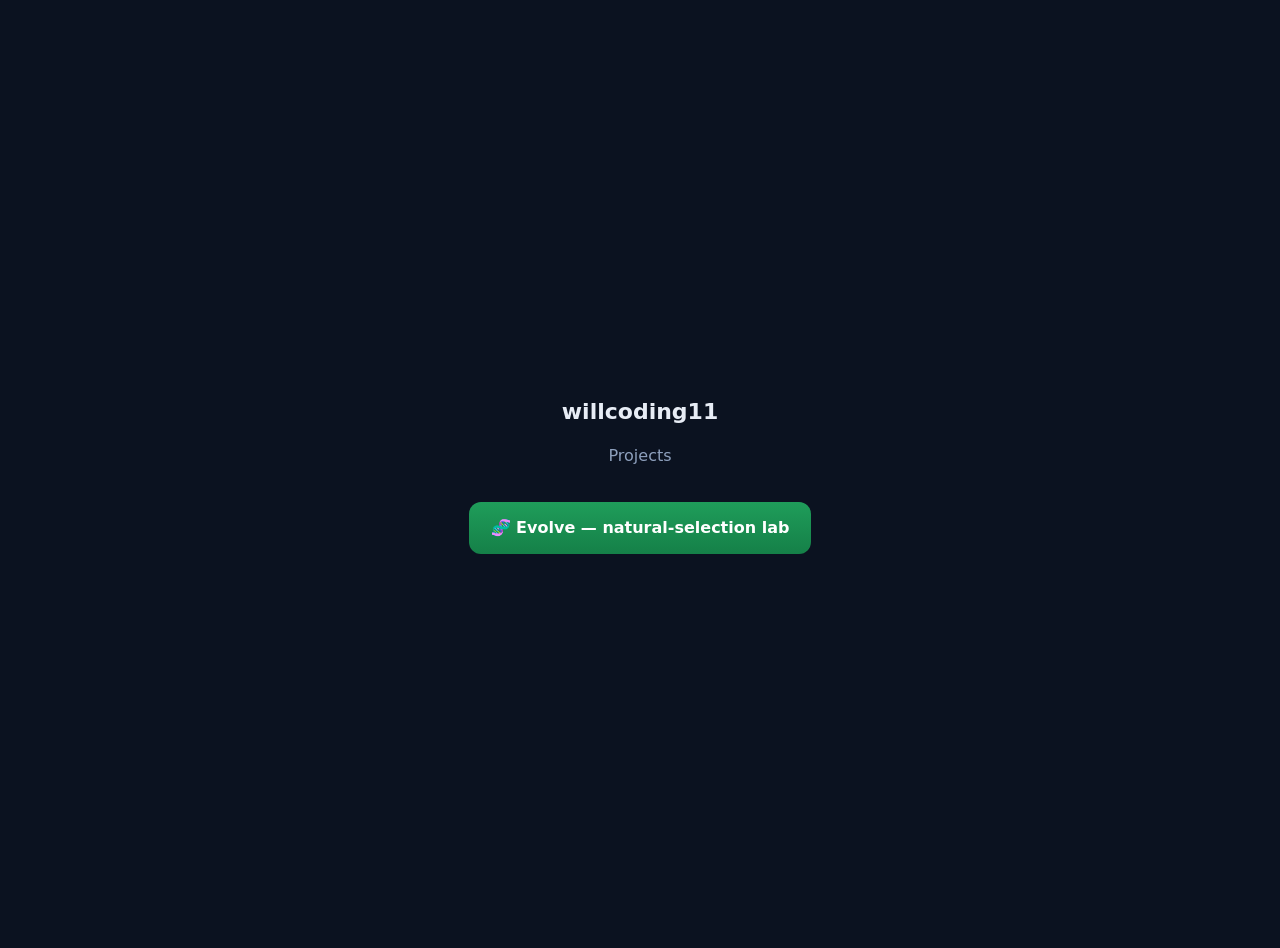
<file: index.html>
<!doctype html>
<html lang="en">
<head>
<meta charset="utf-8" />
<meta name="viewport" content="width=device-width, initial-scale=1" />
<title>willcoding11</title>
<style>
  body{margin:0;background:#0b1220;color:#e7ecf5;font:16px/1.5 system-ui,sans-serif;
       min-height:100vh;display:flex;align-items:center;justify-content:center;padding:24px}
  .card{max-width:520px;text-align:center}
  h1{font-size:22px;margin:0 0 8px}
  p{color:#8ea0bd}
  a.app{display:inline-block;margin-top:18px;padding:14px 22px;border-radius:12px;
        background:linear-gradient(180deg,#1f9d5a,#158048);color:#fff;text-decoration:none;font-weight:700}
</style>
</head>
<body>
  <div class="card">
    <h1>willcoding11</h1>
    <p>Projects</p>
    <a class="app" href="./evolution/">🧬 Evolve — natural-selection lab</a>
  </div>
</body>
</html>
</file>
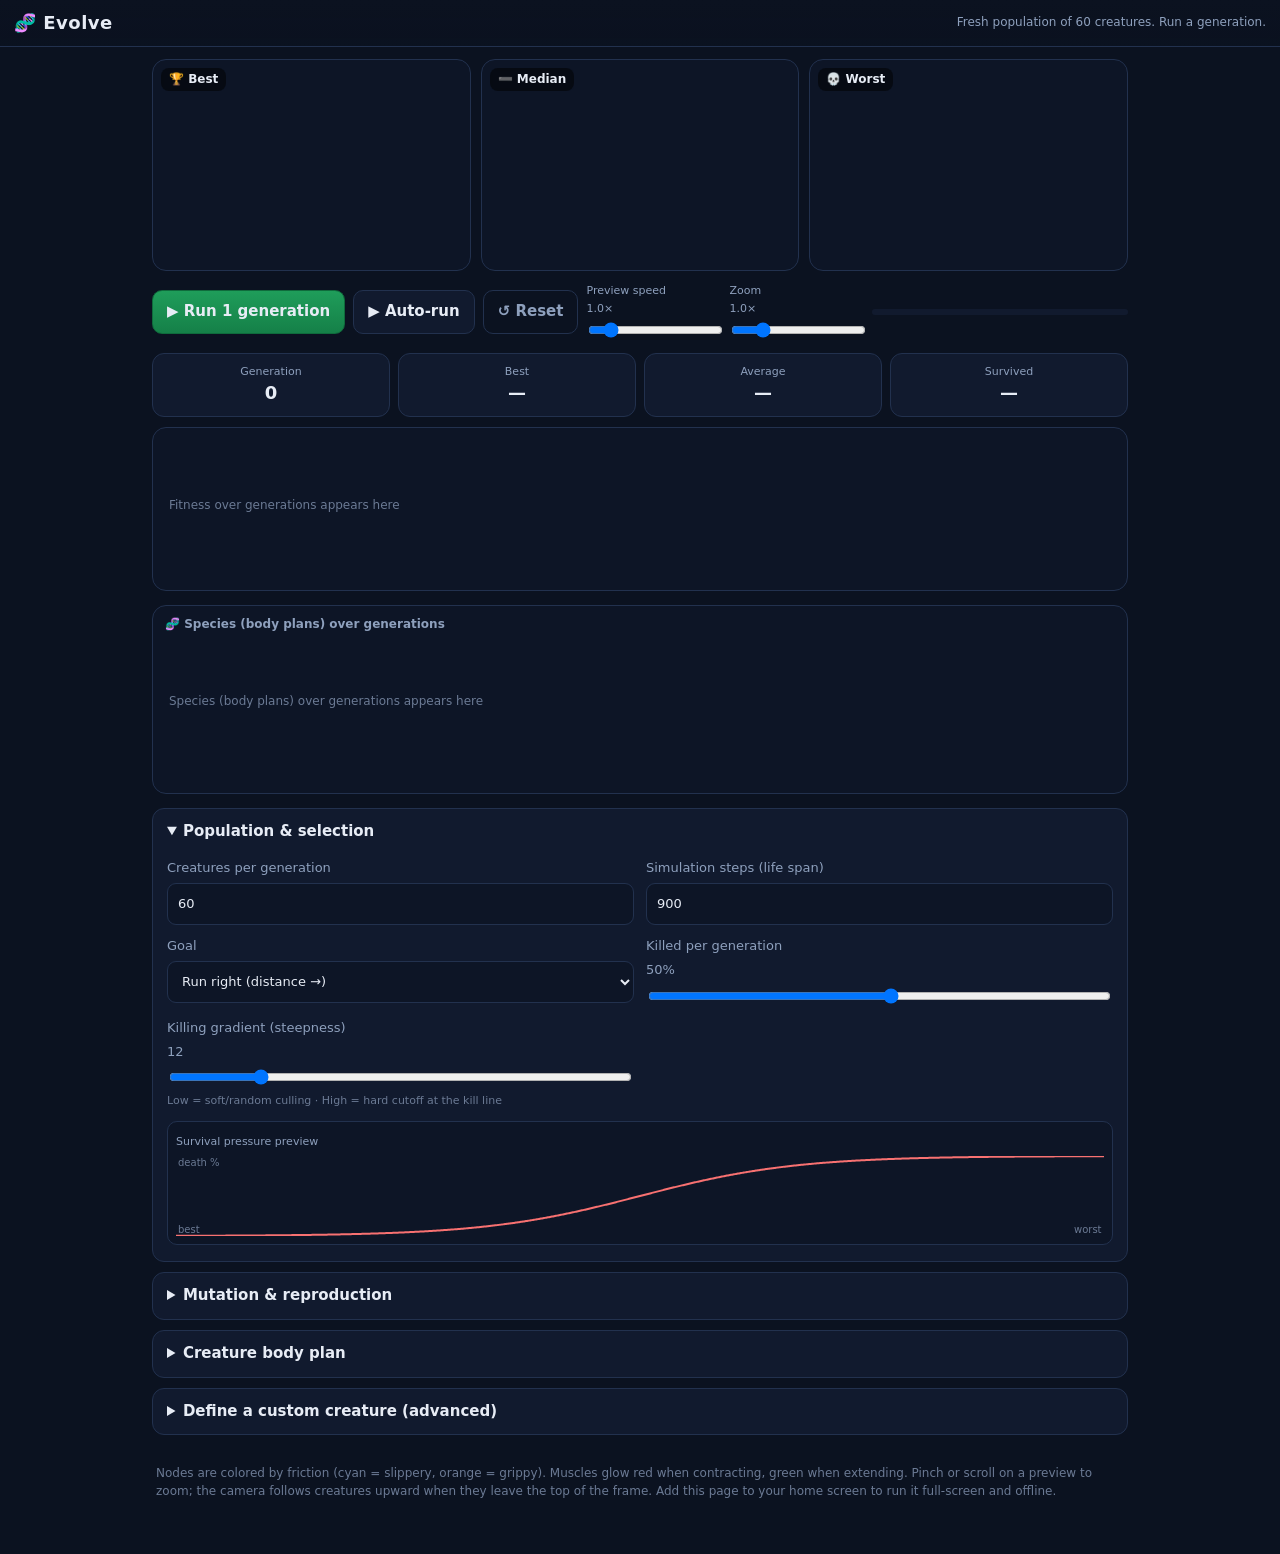
<file: evolution/index.html>
<!doctype html>
<html lang="en">
<head>
  <meta charset="utf-8" />
  <meta name="viewport" content="width=device-width, initial-scale=1, viewport-fit=cover" />
  <title>Evolve · natural-selection lab</title>
  <meta name="theme-color" content="#0b1220" />
  <link rel="manifest" href="./manifest.webmanifest" />
  <link rel="icon" href="./icons/icon.svg" type="image/svg+xml" />
  <link rel="apple-touch-icon" href="./icons/icon-192.png" />
  <link rel="stylesheet" href="./style.css" />
</head>
<body>
  <header class="topbar">
    <h1>🧬 Evolve</h1>
    <div class="status" id="status">Loading…</div>
  </header>

  <main>
    <!-- PREVIEWS -->
    <section class="previews">
      <div class="preview">
        <canvas id="pvBest"></canvas>
        <div class="pv-label" id="lbBest">🏆 Best</div>
      </div>
      <div class="preview">
        <canvas id="pvMedian"></canvas>
        <div class="pv-label" id="lbMedian">➖ Median</div>
      </div>
      <div class="preview">
        <canvas id="pvWorst"></canvas>
        <div class="pv-label" id="lbWorst">💀 Worst</div>
      </div>
    </section>

    <!-- RUN CONTROLS -->
    <section class="runbar">
      <button id="runBtn" class="primary">▶ Run 1 generation</button>
      <button id="autoBtn">▶ Auto-run</button>
      <button id="resetBtn" class="ghost">↺ Reset</button>
      <label class="speed">
        Preview speed <span id="speedVal">1.0×</span>
        <input id="speed" type="range" min="0.1" max="8" step="0.1" value="1" />
      </label>
      <label class="speed">
        Zoom <span id="zoomVal">1.0×</span>
        <input id="zoom" type="range" min="0.3" max="4" step="0.1" value="1" />
      </label>
      <div class="progress-wrap"><div id="progress" class="progress"></div></div>
    </section>

    <!-- STATS -->
    <section class="stats">
      <div class="stat"><span>Generation</span><b id="genNum">0</b></div>
      <div class="stat"><span>Best</span><b id="bestVal">—</b></div>
      <div class="stat"><span>Average</span><b id="avgVal">—</b></div>
      <div class="stat"><span>Survived</span><b id="survVal">—</b></div>
    </section>

    <section class="chart-card">
      <canvas id="chart"></canvas>
    </section>

    <section class="chart-card">
      <div class="chart-title">🧬 Species (body plans) over generations</div>
      <canvas id="speciesChart"></canvas>
      <div id="speciesLegend" class="species-legend"></div>
    </section>

    <!-- CONFIG -->
    <section class="config">
      <details open>
        <summary>Population &amp; selection</summary>
        <div class="grid">
          <label>Creatures per generation
            <input id="population" type="number" min="4" max="500" value="60" />
          </label>
          <label>Simulation steps (life span)
            <input id="steps" type="number" min="120" max="4000" step="60" value="900" />
          </label>
          <label>Goal
            <select id="goal"></select>
          </label>
          <label>Killed per generation <span id="killFractionVal">50%</span>
            <input id="killFraction" type="range" min="0" max="95" value="50" />
          </label>
          <label>Killing gradient (steepness) <span id="gradientVal">12</span>
            <input id="gradient" type="range" min="1" max="60" value="12" />
            <small>Low = soft/random culling · High = hard cutoff at the kill line</small>
          </label>
          <div class="curve-wrap">
            <span class="curve-title">Survival pressure preview</span>
            <canvas id="killCurve"></canvas>
          </div>
          <div id="targetRow" class="target-row">
            <label>Target X <input id="targetX" type="number" value="8" step="0.5" /></label>
            <label>Target Y <input id="targetY" type="number" value="6" step="0.5" /></label>
          </div>
        </div>
      </details>

      <details>
        <summary>Mutation &amp; reproduction</summary>
        <div class="grid">
          <label>Mutation rate <span id="mutationRateVal">15%</span>
            <input id="mutationRate" type="range" min="0" max="100" value="15" />
          </label>
          <label>Mutation step size
            <input id="mutationStep" type="number" min="0.01" max="2" step="0.01" value="0.35" />
          </label>
          <label>Node change chance <span id="nodeChangeVal">3%</span>
            <input id="nodeChange" type="range" min="0" max="50" value="3" />
            <small>Chance per birth to add OR remove one node (stays within min/max)</small>
          </label>
          <label class="check"><input id="crossover" type="checkbox" checked /> Sexual reproduction (crossover)</label>
          <label class="check"><input id="evolveBody" type="checkbox" checked /> Evolve body (friction &amp; shape)</label>
        </div>
      </details>

      <details>
        <summary>Creature body plan</summary>
        <div class="grid">
          <label>Min nodes <input id="minNodes" type="number" min="2" max="20" value="4" /></label>
          <label>Max nodes <input id="maxNodes" type="number" min="2" max="20" value="7" /></label>
          <label>Muscle density
            <input id="muscleDensity" type="number" min="1" max="4" step="0.1" value="1.6" />
          </label>
          <label>Brain neurons (hidden)
            <input id="hidden" type="number" min="2" max="32" value="10" />
          </label>
          <label>Gravity
            <input id="gravity" type="number" min="0" max="0.1" step="0.005" value="0.02" />
          </label>
          <label>Max muscle force
            <input id="maxForce" type="number" min="0.02" max="5" step="0.02" value="0.6" />
            <small>Strength cap — how hard a muscle can pull toward its length</small>
          </label>
          <label>Muscle stiffness
            <input id="stiffness" type="number" min="0.5" max="40" step="0.5" value="6" />
            <small>Springiness — how eagerly it moves toward its target length</small>
          </label>
        </div>
      </details>

      <details>
        <summary>Define a custom creature (advanced)</summary>
        <div class="body-editor">
          <p class="hint">Paste a body as JSON. <b>nodes</b> = point masses
            (<code>x</code>, <code>y</code>, <code>friction</code> 0–1).
            <b>muscles</b> connect two node indices with a
            <code>contract</code> swing (0–1). Every creature gets a fresh
            evolving brain wired to your muscles. Then press Reset.</p>
          <textarea id="bodyJson" spellcheck="false" placeholder='{ "nodes": [...], "muscles": [...] }'></textarea>
          <div class="editor-btns">
            <button id="exampleBody" class="ghost">Load example</button>
            <button id="applyBody">Validate</button>
            <button id="clearBody" class="ghost">Clear (random)</button>
          </div>
        </div>
      </details>
    </section>

    <footer>
      <p>Nodes are colored by friction (cyan = slippery, orange = grippy).
         Muscles glow red when contracting, green when extending. Pinch or
         scroll on a preview to zoom; the camera follows creatures upward when
         they leave the top of the frame. Add this page to your home screen to
         run it full-screen and offline.</p>
    </footer>
  </main>

  <script type="module" src="./js/main.js"></script>
</body>
</html>
</file>
<file: evolution/style.css>
:root{
  --bg:#0b1220; --panel:#111a2e; --panel2:#0d1526; --line:#22314e;
  --ink:#e7ecf5; --muted:#8ea0bd; --accent:#4ade80; --accent2:#5aa9ff;
  --danger:#f87171; --radius:14px;
}
*{box-sizing:border-box}
html,body{margin:0;padding:0}
body{
  background:var(--bg); color:var(--ink);
  font:15px/1.45 system-ui,-apple-system,Segoe UI,Roboto,sans-serif;
  padding-bottom:env(safe-area-inset-bottom);
  -webkit-text-size-adjust:100%;
}
.topbar{
  position:sticky; top:0; z-index:5;
  display:flex; align-items:center; gap:12px;
  padding:10px 14px calc(10px); padding-top:calc(10px + env(safe-area-inset-top));
  background:linear-gradient(180deg,#0b1220,#0b1220ee);
  border-bottom:1px solid var(--line); backdrop-filter:blur(6px);
}
.topbar h1{font-size:18px;margin:0;letter-spacing:.5px}
.status{font-size:12px;color:var(--muted);flex:1;text-align:right}
main{max-width:1000px;margin:0 auto;padding:12px}

/* previews */
.previews{display:grid;grid-template-columns:1fr;gap:10px}
@media(min-width:720px){.previews{grid-template-columns:repeat(3,1fr)}}
.preview{position:relative;border:1px solid var(--line);border-radius:var(--radius);overflow:hidden;background:var(--panel2)}
.preview canvas{display:block;width:100%;height:190px}
@media(min-width:720px){.preview canvas{height:210px}}
.pv-label{position:absolute;left:8px;top:8px;font-size:12px;font-weight:600;
  background:rgba(0,0,0,.5);padding:3px 8px;border-radius:8px;backdrop-filter:blur(2px)}

/* run bar */
.runbar{display:flex;flex-wrap:wrap;align-items:center;gap:8px;margin:12px 0}
button{
  font:inherit;font-weight:600;color:var(--ink);
  background:var(--panel);border:1px solid var(--line);
  padding:10px 14px;border-radius:10px;cursor:pointer;
  min-height:44px; touch-action:manipulation;
}
button:active{transform:translateY(1px)}
button.primary{background:linear-gradient(180deg,#1f9d5a,#158048);border-color:#0f6b3c}
button.ghost{background:transparent;color:var(--muted)}
.speed{display:flex;flex-direction:column;font-size:11px;color:var(--muted);gap:2px;min-width:130px}
.speed input{width:100%}
.progress-wrap{flex:1;min-width:100px;height:6px;background:var(--panel);border-radius:6px;overflow:hidden}
.progress{height:100%;width:0;background:linear-gradient(90deg,var(--accent2),var(--accent));transition:width .1s}

/* stats */
.stats{display:grid;grid-template-columns:repeat(4,1fr);gap:8px;margin-bottom:10px}
.stat{background:var(--panel);border:1px solid var(--line);border-radius:12px;padding:10px;text-align:center}
.stat span{display:block;font-size:11px;color:var(--muted)}
.stat b{font-size:18px}

/* chart */
.chart-card{background:var(--panel2);border:1px solid var(--line);border-radius:var(--radius);padding:6px;margin-bottom:14px}
#chart{display:block;width:100%;height:150px}
.chart-title{font-size:12px;color:var(--muted);padding:4px 6px 2px;font-weight:600}
#speciesChart{display:block;width:100%;height:140px;border-radius:8px}
.species-legend{display:flex;flex-wrap:wrap;gap:6px 12px;padding:8px 6px 4px}
.species-legend .sp-count{width:100%;font-size:11px;color:#6b7a94;margin-bottom:2px}
.species-legend .sp{display:inline-flex;align-items:center;gap:5px;font-size:11px;color:var(--ink)}
.species-legend .sp i{width:11px;height:11px;border-radius:3px;display:inline-block;flex:none}
.species-legend .sp b{color:var(--muted);font-weight:600}

/* config */
.config details{background:var(--panel);border:1px solid var(--line);border-radius:12px;margin-bottom:10px;overflow:hidden}
.config summary{cursor:pointer;padding:12px 14px;font-weight:600;user-select:none}
.config summary::-webkit-details-marker{color:var(--accent)}
.grid{display:grid;grid-template-columns:1fr;gap:12px;padding:4px 14px 16px}
@media(min-width:560px){.grid{grid-template-columns:1fr 1fr}}
label{display:flex;flex-direction:column;gap:5px;font-size:13px;color:var(--muted)}
label small{color:#6b7a94;font-size:11px}
input,select,textarea{
  font:inherit;color:var(--ink);background:var(--panel2);
  border:1px solid var(--line);border-radius:9px;padding:9px 10px;min-height:42px;
}
input[type=range]{padding:0;min-height:auto}
label.check{flex-direction:row;align-items:center;gap:8px;color:var(--ink);font-size:14px}
label.check input{min-height:auto;width:20px;height:20px}
.target-row{display:flex;gap:10px;grid-column:1/-1}
.target-row label{flex:1}
.curve-wrap{grid-column:1/-1;background:var(--panel2);border:1px solid var(--line);border-radius:10px;padding:8px}
.curve-title{font-size:11px;color:var(--muted)}
#killCurve{display:block;width:100%;height:80px;margin-top:4px}

/* body editor */
.body-editor{padding:4px 14px 16px}
.hint{font-size:12px;color:var(--muted);margin:6px 0}
.hint code{background:var(--panel2);padding:1px 5px;border-radius:5px;color:var(--accent2)}
#bodyJson{width:100%;height:150px;font-family:ui-monospace,Menlo,Consolas,monospace;font-size:12px;resize:vertical}
.editor-btns{display:flex;gap:8px;margin-top:8px;flex-wrap:wrap}

footer{color:#6b7a94;font-size:12px;padding:8px 4px 30px}
footer code{color:var(--accent2)}
</file>
